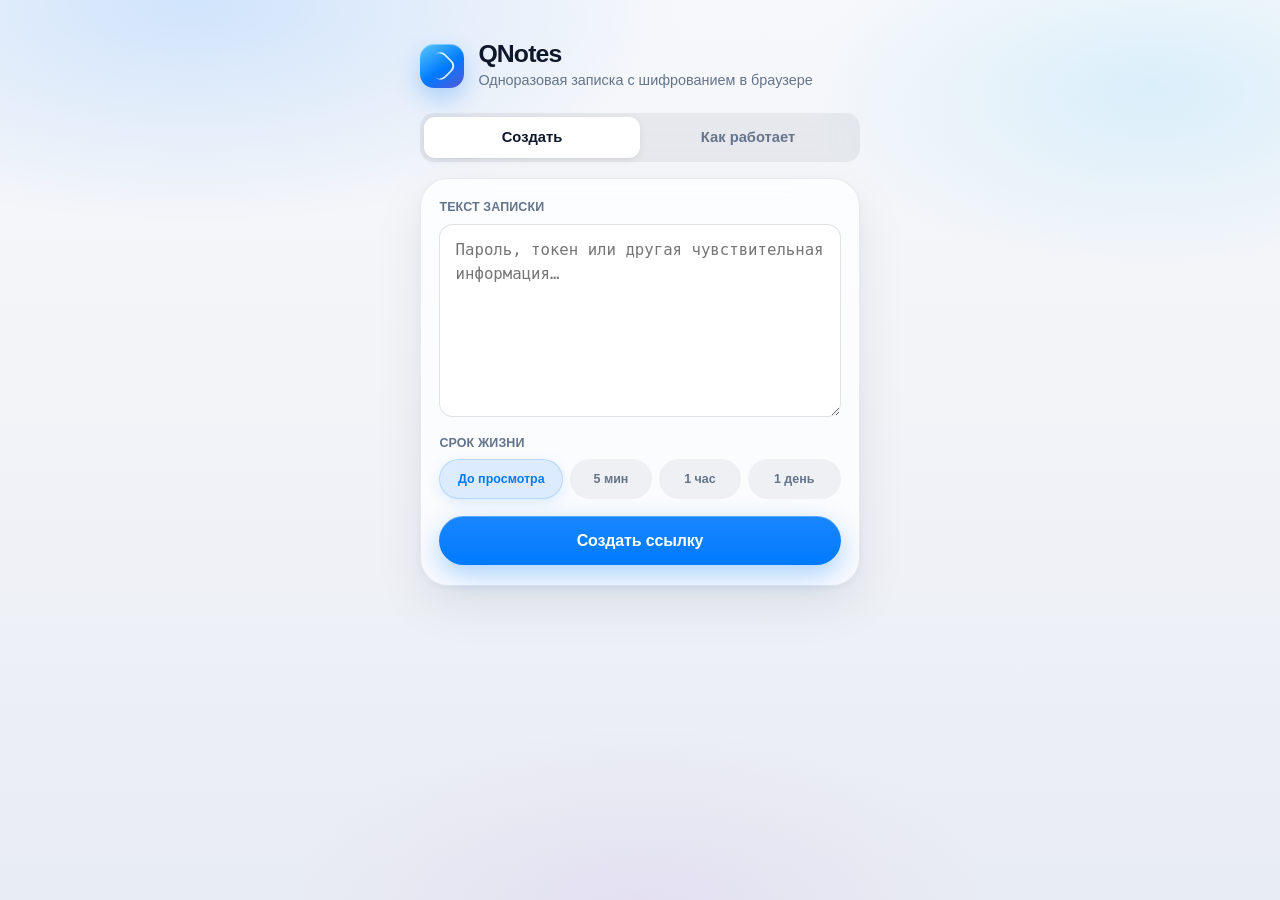
<file: static/index.html>
<!DOCTYPE html>
<html lang="ru">
<head>
  <meta charset="UTF-8">
  <meta name="viewport" content="width=device-width, initial-scale=1, viewport-fit=cover">
  <meta name="robots" content="noindex, nofollow">
  <meta name="theme-color" content="#f2f4f8">
  <title>QNotes — одноразовая записка</title>
  <link rel="stylesheet" href="/static/style.css">
</head>
<body>
  <div class="ambient" aria-hidden="true"></div>

  <main class="shell enter">
    <header class="top">
      <div class="brand-mark" aria-hidden="true"></div>
      <div>
        <h1>QNotes</h1>
        <p class="lead">Одноразовая записка с шифрованием в браузере</p>
      </div>
    </header>

    <nav class="seg" role="tablist" aria-label="Разделы">
      <div class="seg-pill" id="main-pill"></div>
      <button type="button" class="seg-btn active" role="tab" aria-selected="true" data-tab="create">Создать</button>
      <button type="button" class="seg-btn" role="tab" aria-selected="false" data-tab="about">Как работает</button>
    </nav>

    <section id="tab-create" class="glass tab-panel active" role="tabpanel">
      <form id="create-form" class="stack">
        <div class="field">
          <label for="text">Текст записки</label>
          <textarea id="text" rows="7" maxlength="8192" placeholder="Пароль, токен или другая чувствительная информация…" required></textarea>
        </div>

        <div class="field">
          <span class="label">Срок жизни</span>
          <div class="chips" id="ttl-chips" role="radiogroup" aria-label="Срок жизни">
            <button type="button" class="chip active" role="radio" aria-checked="true" data-ttl="once">До просмотра</button>
            <button type="button" class="chip" role="radio" aria-checked="false" data-ttl="5m">5 мин</button>
            <button type="button" class="chip" role="radio" aria-checked="false" data-ttl="1h">1 час</button>
            <button type="button" class="chip" role="radio" aria-checked="false" data-ttl="1d">1 день</button>
          </div>
          <input type="hidden" id="ttl" value="once">
        </div>

        <button type="submit" id="submit-btn" class="btn btn-primary btn-press">
          <span class="btn-label">Создать ссылку</span>
          <span class="btn-spinner" aria-hidden="true"></span>
        </button>
      </form>

      <div id="result" class="sheet hidden" aria-live="polite">
        <div class="sheet-icon ok-icon" aria-hidden="true"></div>
        <h2 class="sheet-title">Готово</h2>
        <p class="sheet-text">Отправьте ссылку получателю. После первого просмотра записка исчезнет.</p>
        <div class="link-row">
          <input type="text" id="share-link" readonly aria-label="Ссылка на записку">
          <button type="button" id="copy-btn" class="btn btn-secondary btn-press">Копировать</button>
        </div>
        <p class="hint">Ключ шифрования только в фрагменте URL (#…) и не уходит на сервер.</p>
        <button type="button" id="new-note-btn" class="btn btn-ghost btn-press">Новая записка</button>
      </div>

      <p id="error" class="banner error hidden" role="alert"></p>
    </section>

    <section id="tab-about" class="glass tab-panel" role="tabpanel" hidden>
      <ol class="steps">
        <li>
          <strong>Шифрование у вас</strong>
          <span>Текст шифруется AES-GCM в браузере до отправки.</span>
        </li>
        <li>
          <strong>Сервер слеп</strong>
          <span>Хранится только шифротекст. Ключ — в ссылке после #.</span>
        </li>
        <li>
          <strong>Один просмотр</strong>
          <span>После «Показать» запись удаляется навсегда.</span>
        </li>
      </ol>
      <p class="hint tight">Память процесса: перезапуск сервера очищает все записки.</p>
    </section>
  </main>

  <script src="/static/crypto.js"></script>
  <script src="/static/create.js"></script>
</body>
</html>
</file>
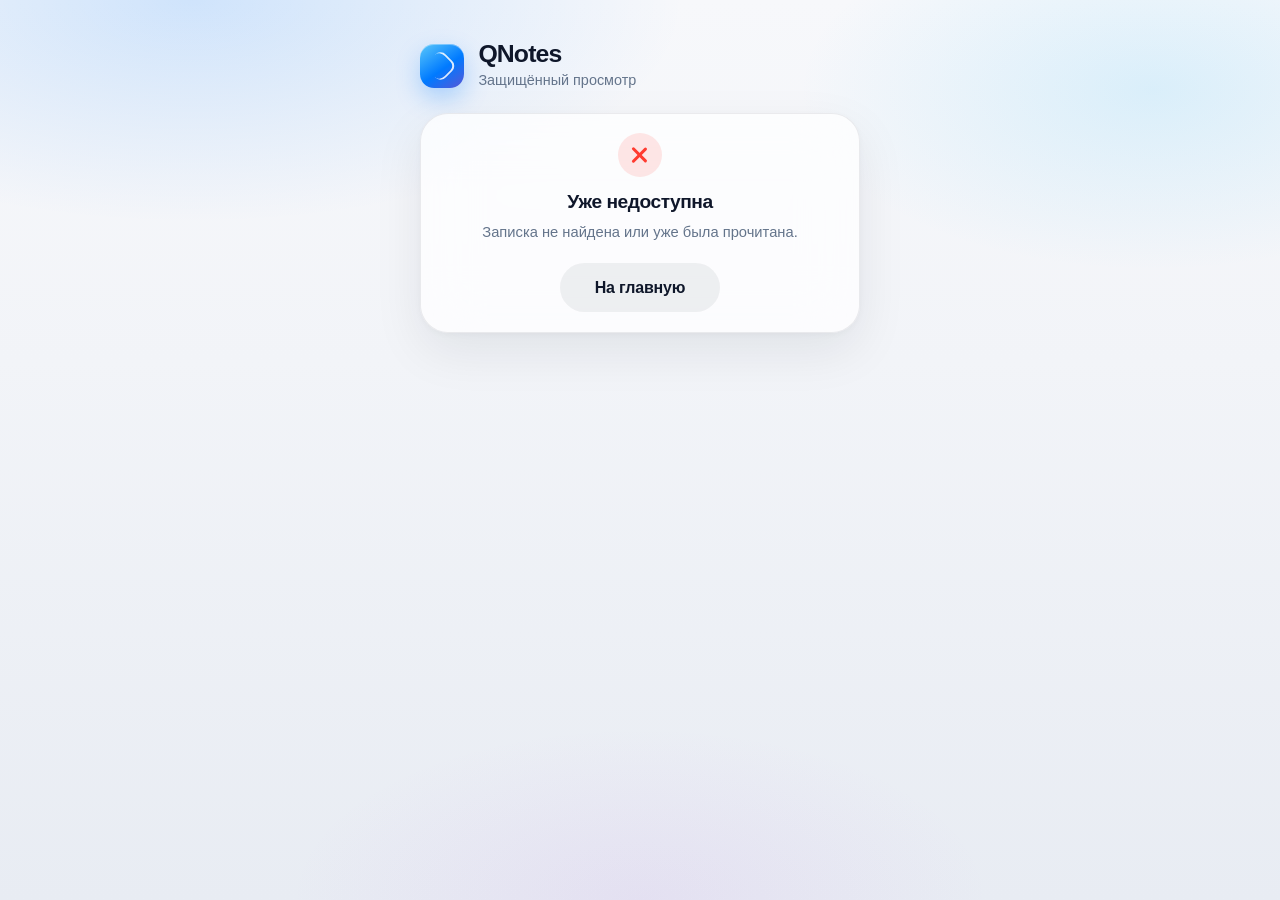
<file: static/note.html>
<!DOCTYPE html>
<html lang="ru">
<head>
  <meta charset="UTF-8">
  <meta name="viewport" content="width=device-width, initial-scale=1, viewport-fit=cover">
  <meta name="robots" content="noindex, nofollow">
  <meta name="theme-color" content="#f2f4f8">
  <title>QNotes — просмотр записки</title>
  <link rel="stylesheet" href="/static/style.css">
</head>
<body>
  <div class="ambient" aria-hidden="true"></div>

  <main class="shell enter">
    <header class="top">
      <div class="brand-mark" aria-hidden="true"></div>
      <div>
        <h1>QNotes</h1>
        <p class="lead">Защищённый просмотр</p>
      </div>
    </header>

    <section id="ready" class="glass panel-view">
      <div class="lock" aria-hidden="true"></div>
      <h2 class="sheet-title">Записка готова</h2>
      <p class="sheet-text">Текст покажется один раз и сразу уничтожится. Нажмите, когда будете готовы скопировать его.</p>
      <button type="button" id="reveal-btn" class="btn btn-primary btn-press">
        <span class="btn-label">Показать</span>
        <span class="btn-spinner" aria-hidden="true"></span>
      </button>
    </section>

    <section id="content" class="glass panel-view hidden" aria-live="polite">
      <div class="sheet-icon ok-icon" aria-hidden="true"></div>
      <h2 class="sheet-title">Содержимое</h2>
      <p class="sheet-text warn">Сохраните сейчас — повторно открыть нельзя.</p>
      <pre id="plaintext"></pre>
      <a class="btn btn-secondary btn-press back-btn" href="/">Создать свою</a>
    </section>

    <section id="gone" class="glass panel-view hidden">
      <div class="sheet-icon err-icon" aria-hidden="true"></div>
      <h2 class="sheet-title">Уже недоступна</h2>
      <p class="sheet-text">Записка не найдена или уже была прочитана.</p>
      <a class="btn btn-secondary btn-press back-btn" href="/">На главную</a>
    </section>

    <p id="error" class="banner error hidden" role="alert"></p>
  </main>

  <script src="/static/crypto.js"></script>
  <script src="/static/view.js"></script>
</body>
</html>
</file>
<file: static/style.css>
:root {
  --bg: #f2f4f8;
  --bg-soft: #e8ecf3;
  --surface: rgba(255, 255, 255, 0.72);
  --surface-solid: #ffffff;
  --border: rgba(15, 23, 42, 0.08);
  --border-strong: rgba(15, 23, 42, 0.12);
  --text: #0f172a;
  --muted: #64748b;
  --accent: #007aff;
  --accent-soft: rgba(0, 122, 255, 0.12);
  --accent-press: #0066d6;
  --ok: #34c759;
  --ok-soft: rgba(52, 199, 89, 0.14);
  --err: #ff3b30;
  --err-soft: rgba(255, 59, 48, 0.12);
  --warn: #ff9f0a;
  --shadow: 0 18px 50px rgba(15, 23, 42, 0.08), 0 2px 8px rgba(15, 23, 42, 0.04);
  --radius-xl: 28px;
  --radius-lg: 20px;
  --radius-md: 14px;
  --radius-sm: 10px;
  --font: -apple-system, BlinkMacSystemFont, "SF Pro Text", "SF Pro Display", "Helvetica Neue", "Segoe UI", sans-serif;
  --mono: "SF Mono", ui-monospace, "Menlo", "Consolas", monospace;
  --spring: cubic-bezier(0.22, 1.1, 0.36, 1);
  --spring-soft: cubic-bezier(0.32, 0.72, 0, 1);
  --ease-out: cubic-bezier(0.16, 1, 0.3, 1);
}

* { box-sizing: border-box; }

html, body { height: 100%; }

body {
  margin: 0;
  min-height: 100vh;
  font-family: var(--font);
  color: var(--text);
  background: var(--bg);
  line-height: 1.45;
  -webkit-font-smoothing: antialiased;
  text-rendering: optimizeLegibility;
}

.ambient {
  position: fixed;
  inset: 0;
  pointer-events: none;
  z-index: 0;
  background:
    radial-gradient(ellipse 70% 45% at 15% 0%, rgba(0, 122, 255, 0.16), transparent 55%),
    radial-gradient(ellipse 55% 40% at 90% 10%, rgba(90, 200, 250, 0.18), transparent 50%),
    radial-gradient(ellipse 50% 35% at 50% 100%, rgba(175, 82, 222, 0.08), transparent 55%),
    linear-gradient(180deg, #f7f8fb 0%, var(--bg) 40%, var(--bg-soft) 100%);
}

.shell {
  position: relative;
  z-index: 1;
  width: min(100% - 2rem, 440px);
  margin: 0 auto;
  padding: max(2.5rem, env(safe-area-inset-top)) 0 3.5rem;
}

.shell.enter {
  animation: rise-in 0.7s var(--spring) both;
}

@keyframes rise-in {
  from {
    opacity: 0;
    transform: translateY(18px) scale(0.985);
  }
  to {
    opacity: 1;
    transform: translateY(0) scale(1);
  }
}

.top {
  display: flex;
  align-items: center;
  gap: 0.9rem;
  margin-bottom: 1.35rem;
}

.brand-mark {
  width: 44px;
  height: 44px;
  border-radius: 14px;
  background:
    linear-gradient(145deg, #5ac8fa 0%, #007aff 55%, #5856d6 100%);
  box-shadow:
    0 10px 24px rgba(0, 122, 255, 0.28),
    inset 0 1px 0 rgba(255, 255, 255, 0.35);
  flex-shrink: 0;
  position: relative;
  overflow: hidden;
}

.brand-mark::after {
  content: "";
  position: absolute;
  inset: 10px;
  border-radius: 8px;
  border: 2px solid rgba(255, 255, 255, 0.85);
  border-bottom-width: 0;
  border-left-width: 0;
  transform: rotate(45deg) translate(-1px, 1px);
}

h1 {
  margin: 0;
  font-size: 1.55rem;
  font-weight: 700;
  letter-spacing: -0.035em;
  line-height: 1.1;
}

.lead {
  margin: 0.2rem 0 0;
  color: var(--muted);
  font-size: 0.9rem;
  font-weight: 500;
}

/* Segmented control */
.seg {
  position: relative;
  display: grid;
  grid-template-columns: 1fr 1fr;
  gap: 0;
  padding: 4px;
  margin-bottom: 1rem;
  border-radius: 14px;
  background: rgba(15, 23, 42, 0.06);
  backdrop-filter: blur(16px);
  -webkit-backdrop-filter: blur(16px);
}

.seg-pill {
  position: absolute;
  top: 4px;
  bottom: 4px;
  left: 4px;
  width: calc(50% - 4px);
  border-radius: 11px;
  background: var(--surface-solid);
  box-shadow: 0 2px 8px rgba(15, 23, 42, 0.08), 0 1px 1px rgba(15, 23, 42, 0.04);
  transition: transform 0.45s var(--spring);
  z-index: 0;
  pointer-events: none;
}

.seg-pill.to-about { transform: translateX(100%); }

.seg-btn {
  position: relative;
  z-index: 1;
  appearance: none;
  border: 0;
  background: transparent;
  color: var(--muted);
  font: inherit;
  font-size: 0.92rem;
  font-weight: 600;
  padding: 0.62rem 0.5rem;
  border-radius: 11px;
  cursor: pointer;
  transition: color 0.25s var(--ease-out);
}

.seg-btn.active { color: var(--text); }

.glass {
  background: var(--surface);
  border: 1px solid var(--border);
  border-radius: var(--radius-xl);
  box-shadow: var(--shadow);
  backdrop-filter: blur(28px) saturate(1.35);
  -webkit-backdrop-filter: blur(28px) saturate(1.35);
  padding: 1.2rem 1.15rem 1.25rem;
}

.tab-panel {
  display: none;
  animation: panel-in 0.45s var(--spring) both;
}

.tab-panel.active { display: block; }

@keyframes panel-in {
  from {
    opacity: 0;
    transform: translateY(10px);
  }
  to {
    opacity: 1;
    transform: translateY(0);
  }
}

.stack { display: flex; flex-direction: column; gap: 1.05rem; }

.field { display: flex; flex-direction: column; gap: 0.45rem; }

label,
.label {
  font-size: 0.78rem;
  font-weight: 600;
  letter-spacing: 0.01em;
  color: var(--muted);
  text-transform: uppercase;
}

textarea,
input[type="text"] {
  width: 100%;
  border: 1px solid var(--border-strong);
  border-radius: var(--radius-md);
  background: rgba(255, 255, 255, 0.88);
  color: var(--text);
  font: inherit;
  font-size: 0.98rem;
  padding: 0.85rem 0.95rem;
  transition:
    border-color 0.25s var(--ease-out),
    box-shadow 0.25s var(--ease-out),
    transform 0.25s var(--spring-soft);
}

textarea {
  resize: vertical;
  min-height: 150px;
  font-family: var(--mono);
  line-height: 1.5;
}

textarea:focus,
input[type="text"]:focus {
  outline: none;
  border-color: rgba(0, 122, 255, 0.55);
  box-shadow: 0 0 0 4px var(--accent-soft);
}

.chips {
  display: grid;
  grid-template-columns: 1.2fr 0.8fr 0.8fr 0.9fr;
  gap: 0.4rem;
}

.chip {
  appearance: none;
  border: 1px solid transparent;
  background: rgba(15, 23, 42, 0.05);
  color: var(--muted);
  font: inherit;
  font-size: 0.78rem;
  font-weight: 600;
  padding: 0.62rem 0.35rem;
  border-radius: 999px;
  cursor: pointer;
  transition:
    background 0.3s var(--spring-soft),
    color 0.25s ease,
    transform 0.25s var(--spring),
    box-shadow 0.3s var(--spring-soft),
    border-color 0.25s ease;
}

.chip:active { transform: scale(0.96); }

.chip.active {
  background: var(--accent-soft);
  color: var(--accent);
  border-color: rgba(0, 122, 255, 0.18);
  box-shadow: 0 4px 14px rgba(0, 122, 255, 0.12);
}

.btn {
  display: inline-flex;
  align-items: center;
  justify-content: center;
  gap: 0.5rem;
  width: 100%;
  min-height: 48px;
  padding: 0.8rem 1.1rem;
  border: 0;
  border-radius: 999px;
  font: inherit;
  font-size: 1rem;
  font-weight: 650;
  letter-spacing: -0.01em;
  cursor: pointer;
  text-decoration: none;
  transition:
    transform 0.28s var(--spring),
    background 0.25s ease,
    box-shadow 0.28s var(--spring-soft),
    opacity 0.2s ease;
  -webkit-tap-highlight-color: transparent;
}

.btn-press:active:not(:disabled) {
  transform: scale(0.97);
}

.btn-primary {
  background: linear-gradient(180deg, #1a86ff 0%, var(--accent) 100%);
  color: #fff;
  box-shadow:
    0 10px 28px rgba(0, 122, 255, 0.32),
    inset 0 1px 0 rgba(255, 255, 255, 0.28);
}

.btn-primary:hover:not(:disabled) {
  background: linear-gradient(180deg, #2b90ff 0%, var(--accent-press) 100%);
}

.btn-secondary {
  background: rgba(15, 23, 42, 0.06);
  color: var(--text);
  width: auto;
  min-width: 108px;
  padding-inline: 1rem;
}

.btn-ghost {
  background: transparent;
  color: var(--accent);
  box-shadow: none;
  min-height: 40px;
  margin-top: 0.35rem;
}

.btn:disabled {
  opacity: 0.55;
  cursor: not-allowed;
}

.btn.loading .btn-label { opacity: 0; }
.btn.loading .btn-spinner {
  opacity: 1;
  animation: spin 0.7s linear infinite;
}

.btn-spinner {
  position: absolute;
  width: 18px;
  height: 18px;
  border-radius: 50%;
  border: 2px solid rgba(255, 255, 255, 0.35);
  border-top-color: #fff;
  opacity: 0;
}

.btn-primary { position: relative; }

@keyframes spin {
  to { transform: rotate(360deg); }
}

.sheet {
  margin-top: 1.1rem;
  padding-top: 1.1rem;
  border-top: 1px solid var(--border);
  animation: sheet-pop 0.55s var(--spring) both;
  text-align: center;
}

@keyframes sheet-pop {
  from {
    opacity: 0;
    transform: translateY(12px) scale(0.97);
  }
  to {
    opacity: 1;
    transform: translateY(0) scale(1);
  }
}

.sheet-icon {
  width: 44px;
  height: 44px;
  margin: 0 auto 0.7rem;
  border-radius: 50%;
  position: relative;
}

.ok-icon {
  background: var(--ok-soft);
  animation: pop-icon 0.55s var(--spring) both;
}

.ok-icon::after {
  content: "";
  position: absolute;
  left: 15px;
  top: 12px;
  width: 10px;
  height: 16px;
  border: 2.5px solid var(--ok);
  border-top: 0;
  border-left: 0;
  transform: rotate(40deg);
}

.err-icon {
  background: var(--err-soft);
}

.err-icon::before,
.err-icon::after {
  content: "";
  position: absolute;
  left: 20px;
  top: 12px;
  width: 2.5px;
  height: 20px;
  background: var(--err);
  border-radius: 2px;
}

.err-icon::before { transform: rotate(45deg); }
.err-icon::after { transform: rotate(-45deg); }

@keyframes pop-icon {
  from { transform: scale(0.6); opacity: 0; }
  to { transform: scale(1); opacity: 1; }
}

.sheet-title {
  margin: 0 0 0.35rem;
  font-size: 1.2rem;
  font-weight: 700;
  letter-spacing: -0.025em;
}

.sheet-text {
  margin: 0 0 1rem;
  color: var(--muted);
  font-size: 0.92rem;
}

.sheet-text.warn { color: var(--warn); font-weight: 560; }

.link-row {
  display: flex;
  gap: 0.5rem;
  align-items: stretch;
}

.link-row input {
  margin: 0;
  flex: 1;
  min-width: 0;
  font-family: var(--mono);
  font-size: 0.72rem;
  text-align: left;
}

.hint {
  color: var(--muted);
  font-size: 0.8rem;
  margin: 0.85rem 0 0;
  line-height: 1.4;
}

.hint.tight { margin-top: 1rem; }

.banner.error {
  margin-top: 0.9rem;
  padding: 0.75rem 0.9rem;
  border-radius: var(--radius-md);
  background: var(--err-soft);
  color: var(--err);
  font-size: 0.88rem;
  font-weight: 560;
  animation: sheet-pop 0.4s var(--spring) both;
}

.hidden { display: none !important; }

.steps {
  list-style: none;
  margin: 0;
  padding: 0;
  display: flex;
  flex-direction: column;
  gap: 0.85rem;
  counter-reset: step;
}

.steps li {
  display: grid;
  grid-template-columns: 32px 1fr;
  gap: 0.15rem 0.75rem;
  align-items: start;
  counter-increment: step;
}

.steps li::before {
  content: counter(step);
  width: 32px;
  height: 32px;
  border-radius: 10px;
  display: grid;
  place-items: center;
  background: var(--accent-soft);
  color: var(--accent);
  font-size: 0.85rem;
  font-weight: 700;
  grid-row: 1 / span 2;
}

.steps strong {
  font-size: 0.95rem;
  letter-spacing: -0.01em;
}

.steps span {
  color: var(--muted);
  font-size: 0.86rem;
}

.panel-view {
  text-align: center;
  animation: panel-in 0.5s var(--spring) both;
}

.panel-view .btn { margin-top: 0.25rem; }

.lock {
  width: 56px;
  height: 56px;
  margin: 0.2rem auto 0.9rem;
  border-radius: 18px;
  background: linear-gradient(160deg, #e8f2ff, #d6e8ff);
  position: relative;
  box-shadow: inset 0 1px 0 rgba(255, 255, 255, 0.8);
}

.lock::before {
  content: "";
  position: absolute;
  left: 50%;
  top: 12px;
  width: 16px;
  height: 12px;
  border: 2.5px solid var(--accent);
  border-bottom: 0;
  border-radius: 8px 8px 0 0;
  transform: translateX(-50%);
}

.lock::after {
  content: "";
  position: absolute;
  left: 50%;
  top: 22px;
  width: 22px;
  height: 18px;
  margin-left: -11px;
  border-radius: 6px;
  background: var(--accent);
}

pre {
  margin: 0 0 1rem;
  padding: 1rem;
  text-align: left;
  background: rgba(15, 23, 42, 0.04);
  border: 1px solid var(--border);
  border-radius: var(--radius-md);
  white-space: pre-wrap;
  word-break: break-word;
  font-family: var(--mono);
  font-size: 0.9rem;
  line-height: 1.5;
  animation: sheet-pop 0.5s var(--spring) 0.05s both;
}

.back-btn {
  display: inline-flex;
  width: auto;
  min-width: 160px;
  margin-inline: auto;
}

@media (max-width: 420px) {
  .chips { grid-template-columns: 1fr 1fr; }
  .shell { width: min(100% - 1.25rem, 440px); }
}

@media (prefers-reduced-motion: reduce) {
  *, *::before, *::after {
    animation-duration: 0.01ms !important;
    transition-duration: 0.01ms !important;
  }
}
</file>
